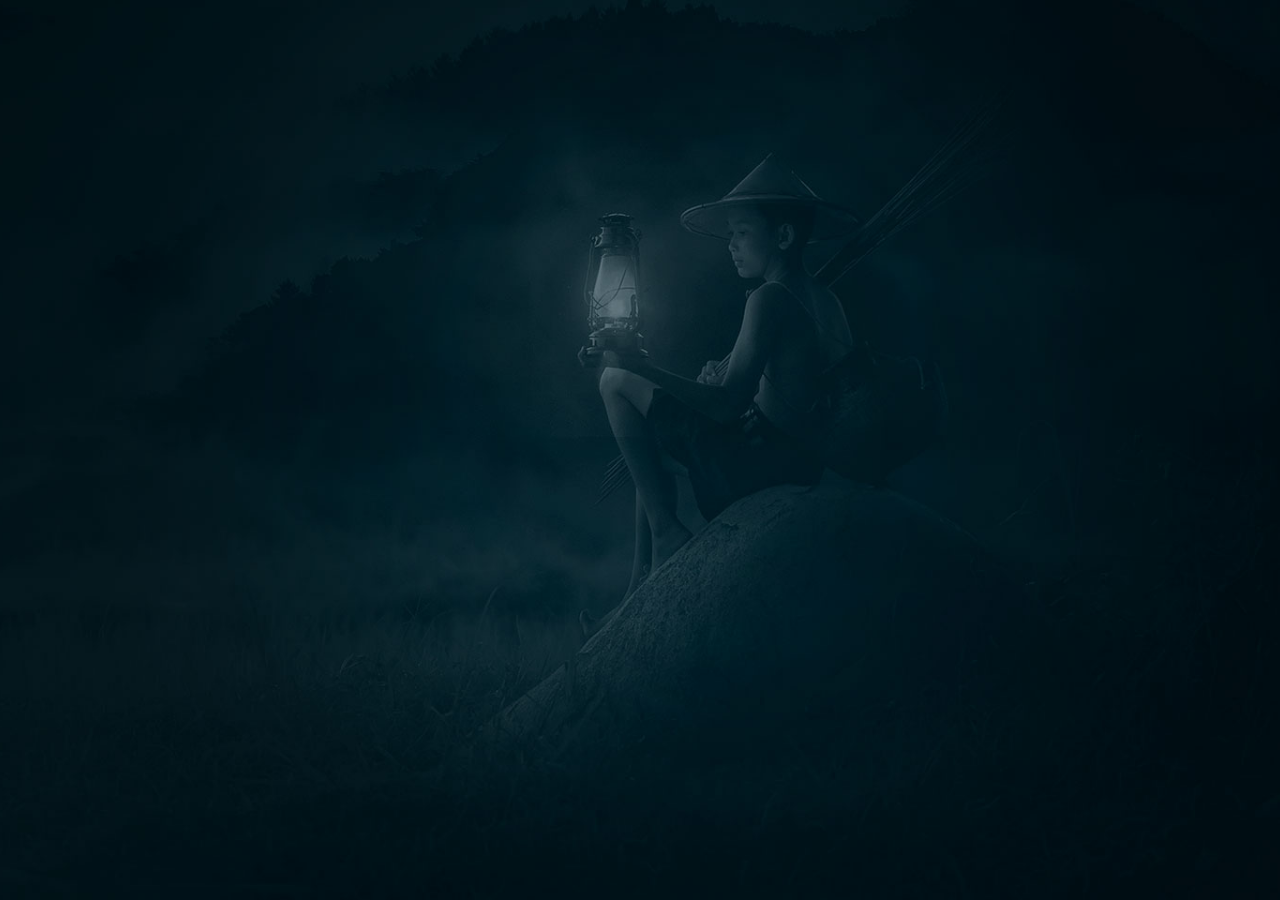
<file: index.html>
<!DOCTYPE html>
<html lang="ru">
<head>
  <meta charset="UTF-8">
  <meta name="description" content="Fictional airline website for course of Loftschool">
  <meta name="keywords" content="air, asia">
  <meta name="author" content="Andriy Semenchenko">
  <meta name="viewport" content="width=device-width, initial-scale=1.0">
  <meta http-equiv="X-UA-Compatible" content="ie=edge">
  <link href="https://fonts.googleapis.com/css2?family=Open+Sans:ital,wght@0,400;0,600;0,700;1,400&display=swap" rel="stylesheet">
  <link rel="stylesheet" href="styles/normalize.css">
  <link rel="stylesheet" href="styles/main.css">
  <title lang="en">Air Asia</title>
</head>
<body>
<div class="wrapper welcome wrapper__welcome">
  <div class="welcome__container" role="group" title="group of presentation: logo, slogan, link.">
    <picture class="picture" role="img" title="logo">
      <source srcset="
                ./images/Air_Asia-logo.webp 1x,
                ./images/Air_Asia-logo.webp 2x"
              type="image/webp">
      <img srcset="
                ./images/Air_Asia-logo.png 1x,
                ./images/Air_Asia-logo.png 2x"
           alt="Logo of air company Air Asia"
           class="logo logo__welcome">
    </picture>
    <!-- h1 tag in this container for accessibility purposes only -->
    <h1 class="title title_welcome">Открой для себя Азию</h1>
    <a href="./main.html" title="enter to main page" class="btn btn__primary btn_welcome">войти</a>
  </div>
</body>
</html>
</file>
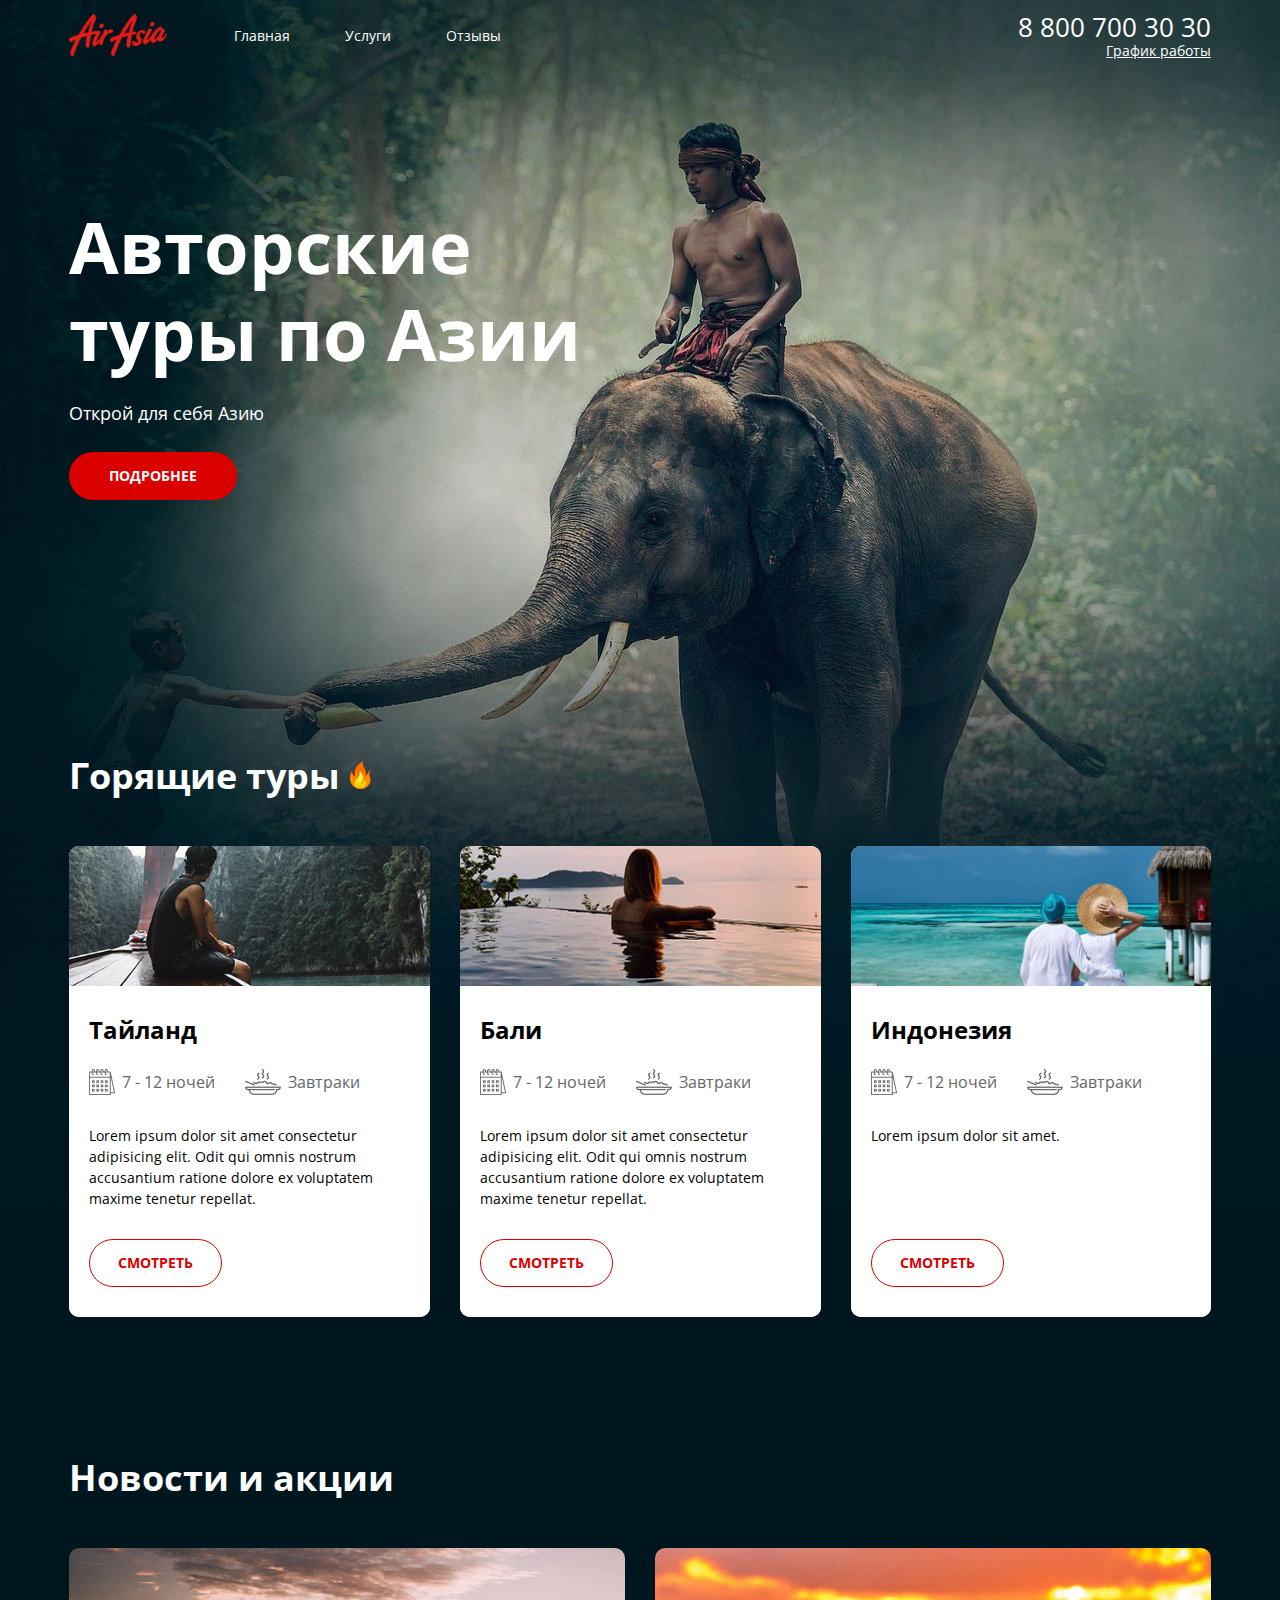
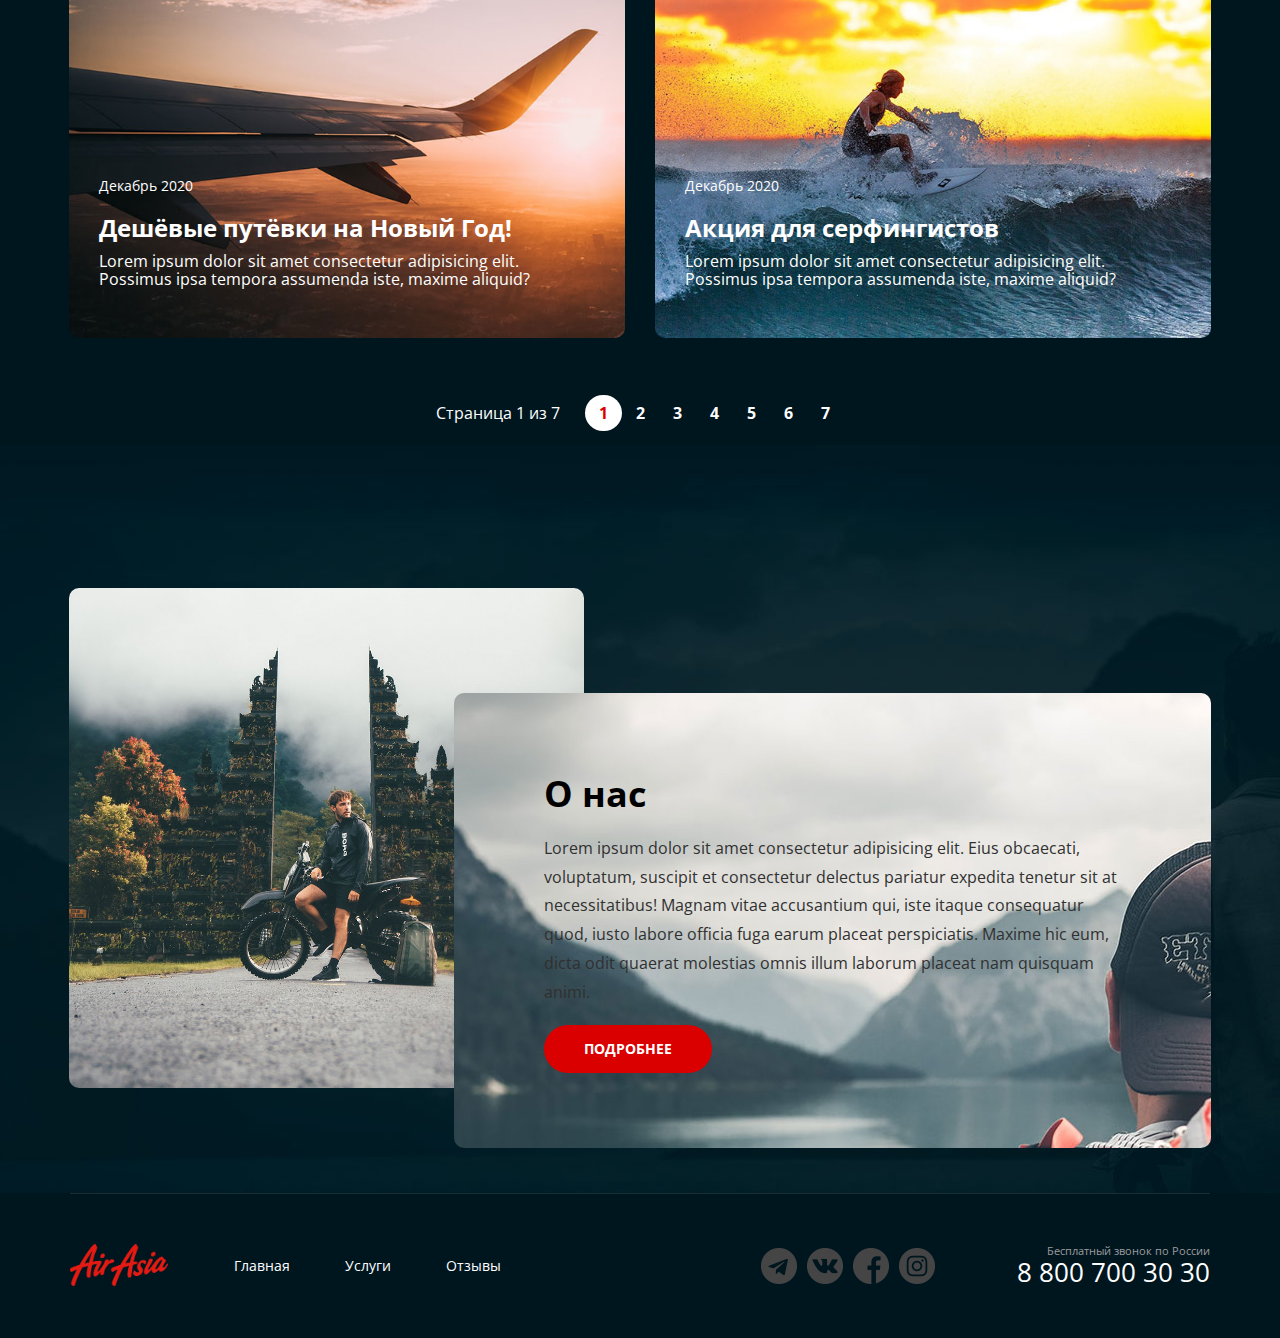
<file: main.html>
<!DOCTYPE html>
<html lang="ru">
  <head>
    <meta charset="UTF-8" />
    <meta
      name="description"
      content="Fictional airline website for course of Loftschool"
    />
    <meta name="keywords" content="air, asia" />
    <meta name="author" content="Andriy Semenchenko" />
    <meta name="viewport" content="width=device-width, initial-scale=1.0" />
    <meta http-equiv="X-UA-Compatible" content="ie=edge" />
    <link
      href="https://fonts.googleapis.com/css2?family=Open+Sans:ital,wght@0,400;0,600;0,700;1,400&display=swap"
      rel="stylesheet"
    />
    <link rel="stylesheet" href="styles/normalize.css" />
    <link rel="stylesheet" href="styles/main.css" />
    <title lang="en">Air Asia</title>
  </head>

  <body>
    <div class="wrapper wrapper__main">
      <div class="container">
        <header class="header header__main">
          <div class="menu menu__main">
            <div class="logo">
              <a href="main.html" class="logo__link">
                <picture class="logo__picture" role="img">
                  <source
                    srcset="
                      ./images/Air_Asia-logo.webp 1x,
                      ./images/Air_Asia-logo.webp 2x
                    "
                    type="image/webp"
                  />
                  <img
                    srcset="
                      ./images/Air_Asia-logo.png 1x,
                      ./images/Air_Asia-logo.png 2x
                    "
                    alt="Logo of air company Air Asia"
                    class="logo__img"
                  />
                </picture>
              </a>
            </div>
            <nav class="nav nav__header">
              <ul class="nav__list">
                <li class="nav__item">
                  <a href="main.html" class="nav__link" title="main page"
                    >Главная</a
                  >
                </li>
                <li class="nav__item">
                  <a
                    href="./services.html"
                    class="nav__link"
                    title="services page"
                    >Услуги</a
                  >
                </li>
                <li class="nav__item">
                  <a
                    href="./mention.html"
                    class="nav__link"
                    title="reviews page"
                    >Отзывы</a
                  >
                </li>
              </ul>
            </nav>
            <div class="contacts contacts__header">
              <a
                class="contacts__tel"
                href="tel:+88007003030"
                title="company number"
                >8 800 700 30 30</a
              >
              <div class="modal">
                <a href="#" class="modal__link">График работы</a>
                <div class="modal__block">
                  <ul class="modal__list">
                    <li class="modal__item modal__item_bold">
                      пн-вс: 09:00 - 20:00
                    </li>
                    <li class="modal__item">Обед: 14:00 - 14:30</li>
                  </ul>
                </div>
              </div>
            </div>
          </div>
          <div class="heading heading__main">
            <h1 class="title title__h1 title__h1_main">
              <div class="heading__break">Авторские</div>
              <div class="heading__break">туры по Азии</div>
            </h1>
            <span class="title title_welcome-main">Открой для себя Азию</span>
            <a class="btn btn__primary" href="#">Подробнее</a>
          </div>
        </header>
        <main class="main">
          <section class="tours">
            <a class="invisible" name="tours"></a>
            <h2 class="title title__h2 title_hot">Горящие туры</h2>
            <ul class="tours__list">
              <li class="tours__item tours__item_first">
                <div class="tours__image">
                  <img
                    src="./images/content/offers/river.jpg"
                    alt="river"
                    class="tours__image_position"
                  />
                </div>
                <div class="tours__content">
                  <h3 class="title title__h3 title_tours">Тайланд</h3>
                  <ul class="tours__services services">
                    <li class="services__item">
                      <img
                        src="./images/icons/offers/calendar.png"
                        alt=""
                        class="services__icon"
                      />
                      <span class="services__text">7 - 12 ночей</span>
                    </li>
                    <li class="services__item">
                      <img
                        src="./images/icons/offers/meal.png"
                        alt=""
                        class="services__icon"
                      />
                      <span class="services__text">Завтраки</span>
                    </li>
                  </ul>
                  <p class="tours__description">
                    Lorem ipsum dolor sit amet consectetur adipisicing elit.
                    Odit qui omnis nostrum accusantium ratione dolore ex
                    voluptatem maxime tenetur repellat.
                  </p>
                  <a href="#" class="btn btn__primary btn__primary_tours"
                    >Смотреть</a
                  >
                </div>
              </li>
              <li class="tours__item tours__item_second">
                <div class="tours__image">
                  <img
                    src="./images/content/offers/pool.jpg"
                    alt="pool"
                    class="tours__image_position"
                  />
                </div>
                <div class="tours__content">
                  <h3 class="title title__h3 title_tours">Бали</h3>
                  <ul class="tours__services services">
                    <li class="services__item">
                      <img
                        src="./images/icons/offers/calendar.png"
                        alt=""
                        class="services__icon"
                      />
                      <span class="services__text">7 - 12 ночей</span>
                    </li>
                    <li class="services__item">
                      <img
                        src="./images/icons/offers/meal.png"
                        alt=""
                        class="services__icon"
                      />
                      <span class="services__text">Завтраки</span>
                    </li>
                  </ul>
                  <p class="tours__description">
                    Lorem ipsum dolor sit amet consectetur adipisicing elit.
                    Odit qui omnis nostrum accusantium ratione dolore ex
                    voluptatem maxime tenetur repellat.
                  </p>
                  <a href="#" class="btn btn__primary btn__primary_tours"
                    >Смотреть</a
                  >
                </div>
              </li>
              <li class="tours__item tours__item_third">
                <div class="tours__image">
                  <img
                    src="./images/content/offers/ocean.jpg"
                    alt="ocean"
                    class="tours__image_position"
                  />
                </div>
                <div class="tours__content">
                  <h3 class="title title__h3 title_tours">Индонезия</h3>
                  <ul class="tours__services services">
                    <li class="services__item">
                      <img
                        src="./images/icons/offers/calendar.png"
                        alt=""
                        class="services__icon"
                      />
                      <span class="services__text">7 - 12 ночей</span>
                    </li>
                    <li class="services__item">
                      <img
                        src="./images/icons/offers/meal.png"
                        alt=""
                        class="services__icon"
                      />
                      <span class="services__text">Завтраки</span>
                    </li>
                  </ul>
                  <p class="tours__description">Lorem ipsum dolor sit amet.</p>
                  <a href="#" class="btn btn__primary btn__primary_tours"
                    >Смотреть</a
                  >
                </div>
              </li>
            </ul>
          </section>
          <section class="news news__main">
            <h2 class="title title__h2 news__title">Новости и акции</h2>
            <ul class="news__list">
              <li class="news__item news__item_cristmas">
                <time class="news__time">Декабрь 2020</time>
                <h3 class="title title__h3 news__subtitle">
                  Дешёвые путёвки на Новый Год!
                </h3>
                <p class="news__text">
                  Lorem ipsum dolor sit amet consectetur adipisicing elit.
                  Possimus ipsa tempora assumenda iste, maxime aliquid?
                </p>
              </li>
              <li class="news__item news__item_winserf">
                <time class="news__time">Декабрь 2020</time>
                <h3 class="title title__h3 news__subtitle">
                  Акция для серфингистов
                </h3>
                <p class="news__text">
                  Lorem ipsum dolor sit amet consectetur adipisicing elit.
                  Possimus ipsa tempora assumenda iste, maxime aliquid?
                </p>
              </li>
            </ul>
          </section>
          <section class="pagination pagination__section pagination_main">
            <span class="pagination__text">Страница 1 из 7</span>
            <ul class="pagination__list">
              <li class="pagination__item">
                <a class="pagination__link pagination__link_active" href="#"
                  >1</a
                >
              </li>
              <li class="pagination__item">
                <a class="pagination__link" href="#">2</a>
              </li>
              <li class="pagination__item">
                <a class="pagination__link" href="#">3</a>
              </li>
              <li class="pagination__item">
                <a class="pagination__link" href="#">4</a>
              </li>
              <li class="pagination__item">
                <a class="pagination__link" href="#">5</a>
              </li>
              <li class="pagination__item">
                <a class="pagination__link" href="#">6</a>
              </li>
              <li class="pagination__item">
                <a class="pagination__link" href="#">7</a>
              </li>
            </ul>
          </section>
          <section class="about about__main">
            <img
              src="./images/decor/gates.jpg"
              alt="gates"
              class="about__decor-img"
            />
            <article class="about__article">
              <h2 class="title title__h2 about__title">О нас</h2>
              <p class="about__text">
                Lorem ipsum dolor sit amet consectetur adipisicing elit. Eius
                obcaecati, voluptatum, suscipit et consectetur delectus pariatur
                expedita tenetur sit at necessitatibus! Magnam vitae accusantium
                qui, iste itaque consequatur quod, iusto labore officia fuga
                earum placeat perspiciatis. Maxime hic eum, dicta odit quaerat
                molestias omnis illum laborum placeat nam quisquam animi.
              </p>
              <a href="#" class="btn btn__primary about__btn">подробнее</a>
            </article>
          </section>
        </main>
      </div>
      <footer class="footer">
        <div class="footer__wrapper">
          <div class="logo">
            <a href="main.html" class="logo logo__link">
              <picture class="logo__picture" role="img" title="logo">
                <source
                  srcset="
                    ./images/Air_Asia-logo.webp 1x,
                    ./images/Air_Asia-logo.webp 2x
                  "
                  type="image/webp"
                />
                <img
                  srcset="
                    ./images/Air_Asia-logo.png 1x,
                    ./images/Air_Asia-logo.png 2x
                  "
                  alt="Logo of air company Air Asia"
                  class="logo__img"
                />
              </picture>
            </a>
          </div>
          <nav class="nav">
            <ul class="nav__list">
              <li class="nav__item">
                <a href="main.html" class="nav__link" title="main page"
                  >Главная</a
                >
              </li>
              <li class="nav__item">
                <a
                  href="./services.html"
                  class="nav__link"
                  title="services page"
                  >Услуги</a
                >
              </li>
              <li class="nav__item">
                <a href="./mention.html" class="nav__link" title="reviews page"
                  >Отзывы</a
                >
              </li>
            </ul>
          </nav>
          <div class="social">
            <ul class="social__list social__main">
              <li class="social__item">
                <a
                  href="https://web.telegram.org"
                  title="link to Telegram"
                  class="social__link social__link_telegram"
                ></a>
              </li>
              <li class="social__item">
                <a
                  href="https://vk.com"
                  title="link to"
                  class="social__link social__link_vk"
                ></a>
              </li>
              <li class="social__item">
                <a
                  href="https://facebook.com/"
                  title="link to Facebook"
                  class="social__link social__link_facebook"
                ></a>
              </li>
              <li class="social__item">
                <a
                  href="https://instagram.com/"
                  title="link to Instagram"
                  class="social__link social__link_inst"
                ></a>
              </li>
            </ul>
          </div>
          <div class="contacts">
            <div class="contacts__block">
              <span class="contacts__text contacts__text_small"
                >Бесплатный звонок по России</span
              >
              <a
                class="contacts__tel"
                href="tel:+88007003030"
                title="company number"
                >8 800 700 30 30</a
              >
            </div>
          </div>
        </div>
      </footer>
    </div>
  </body>
</html>
</file>
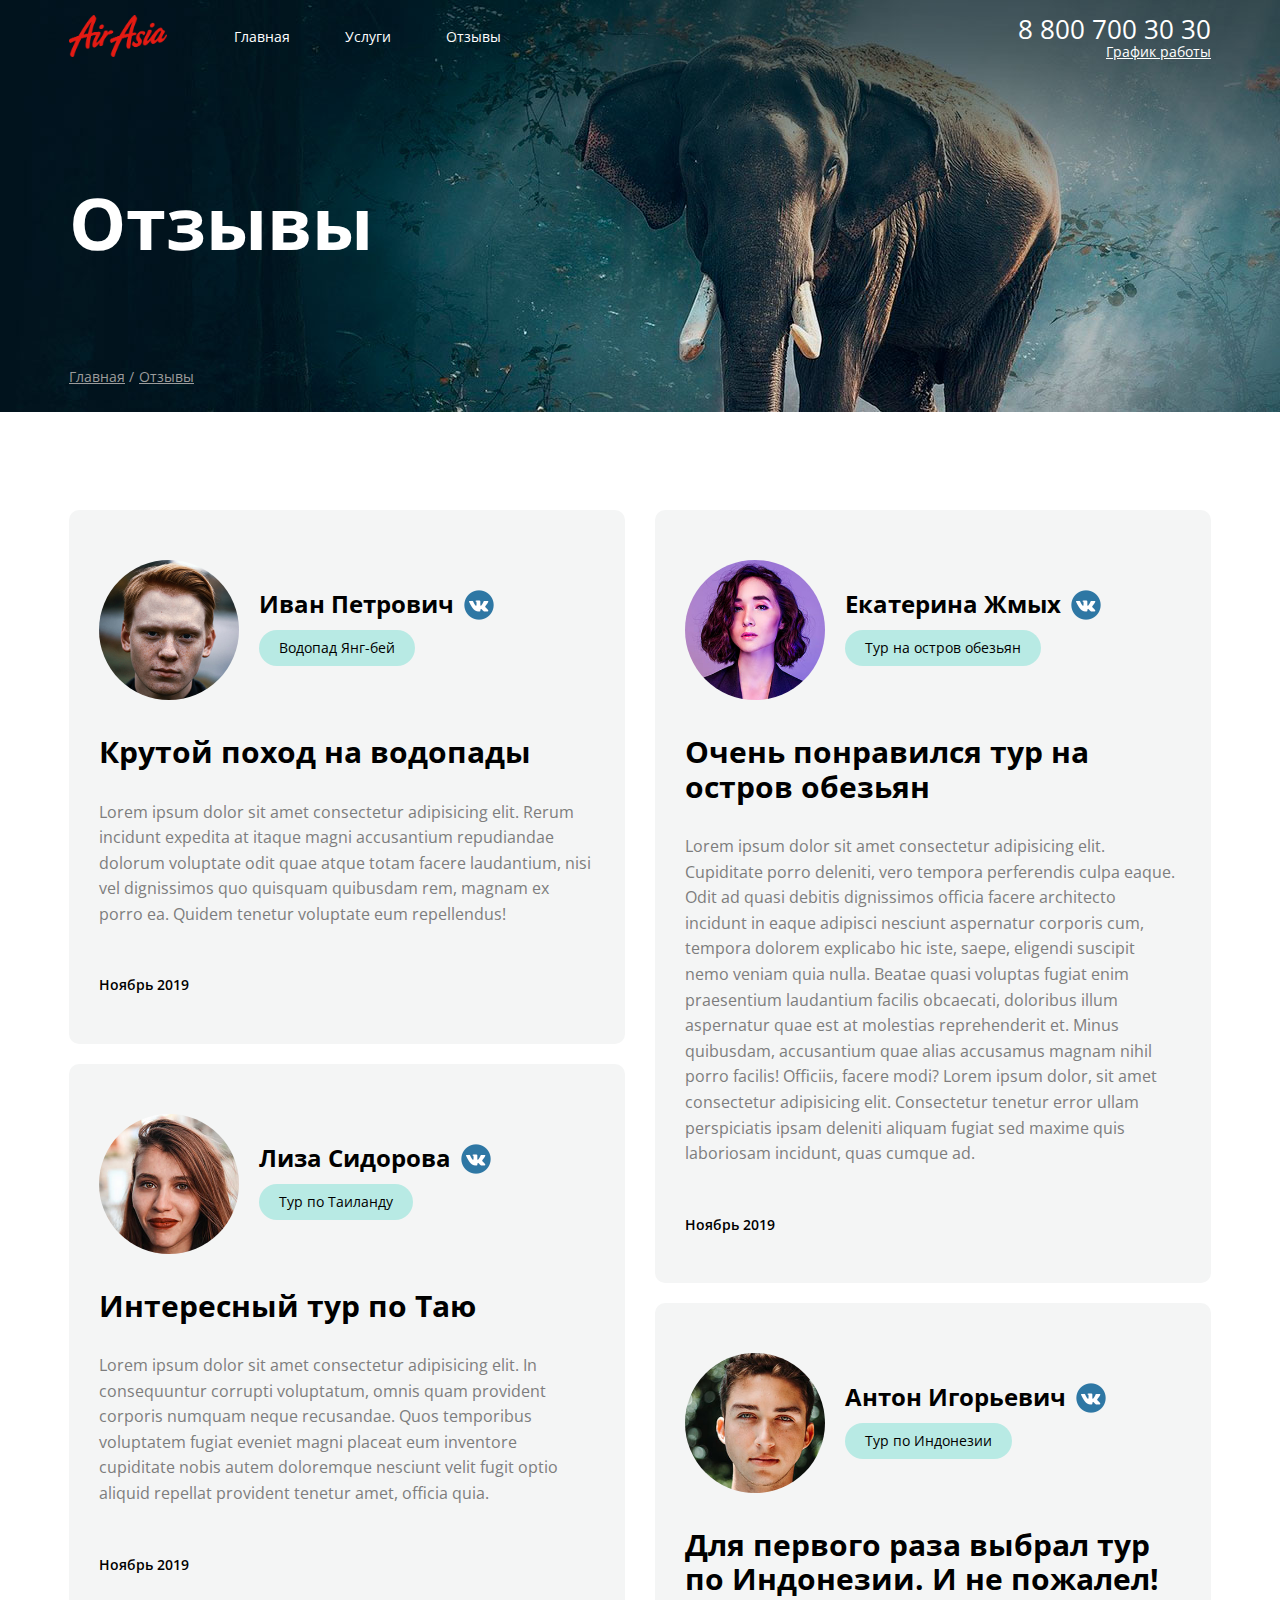
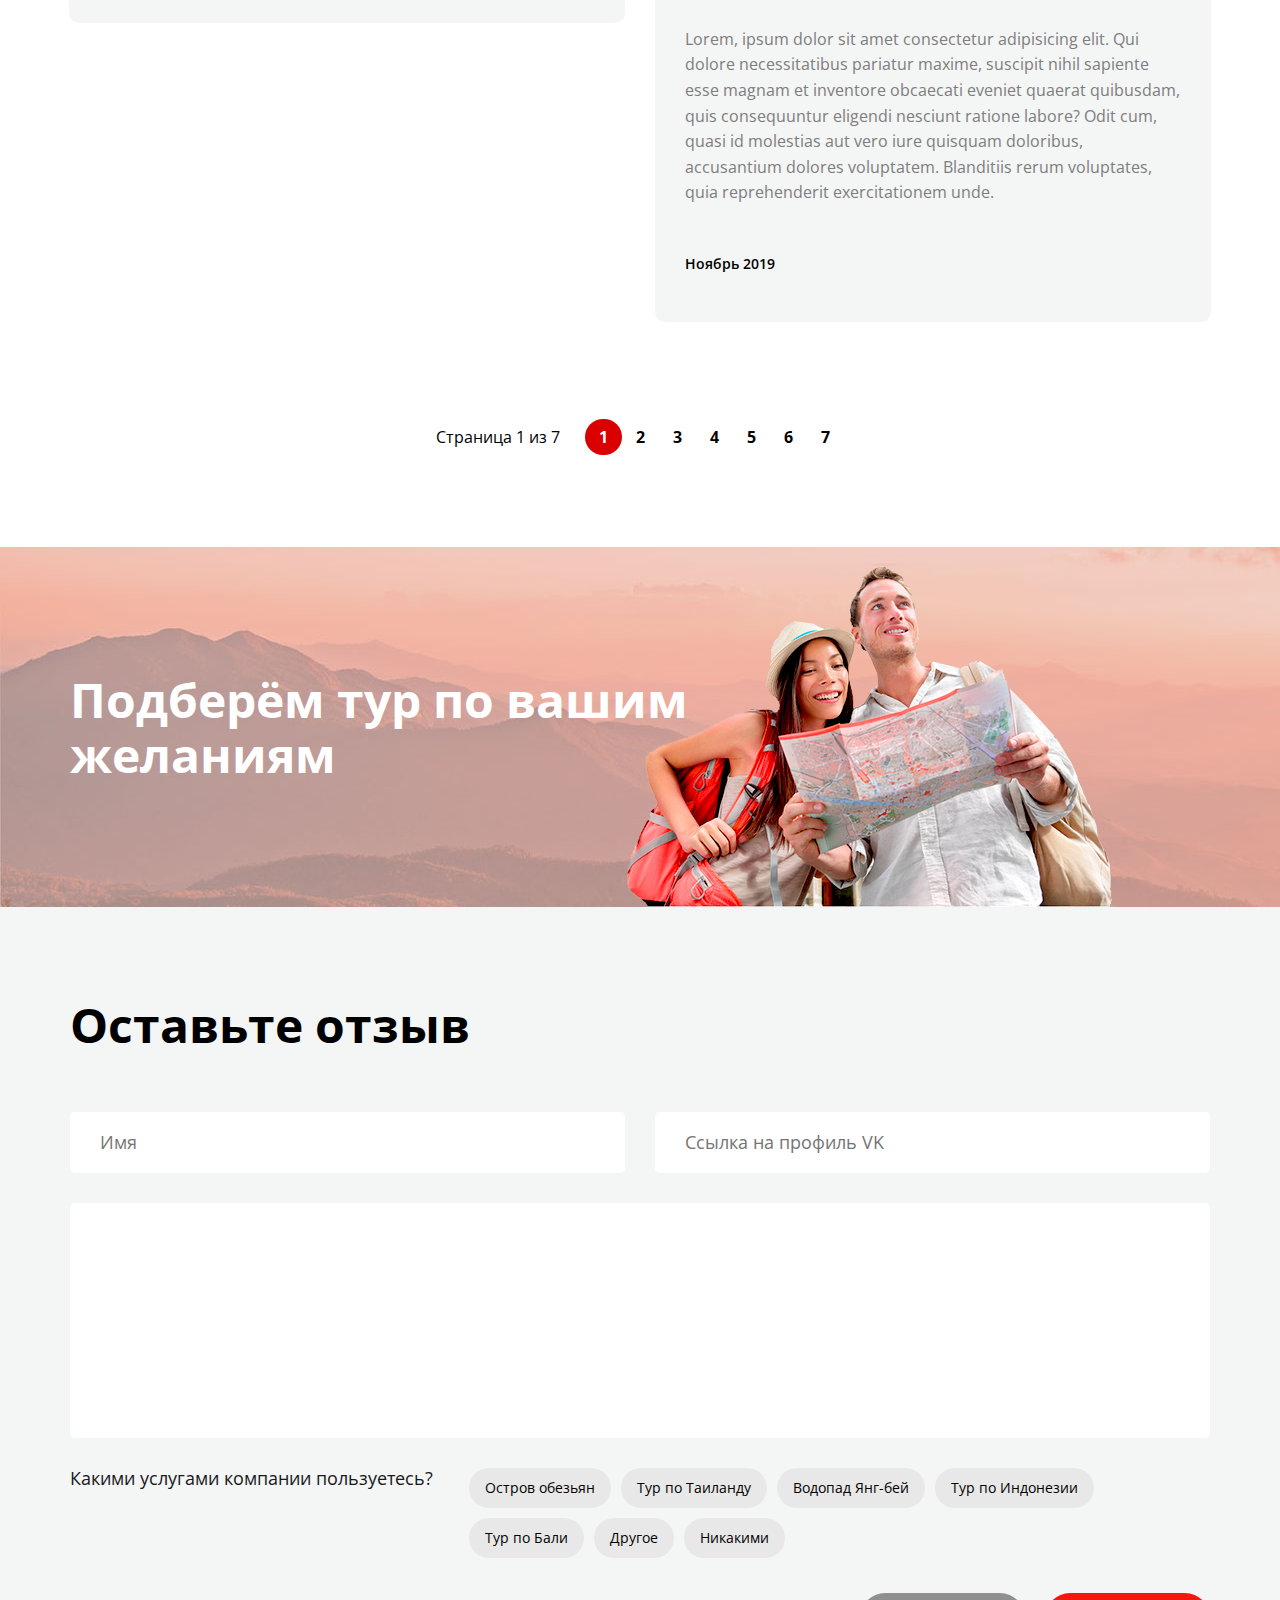
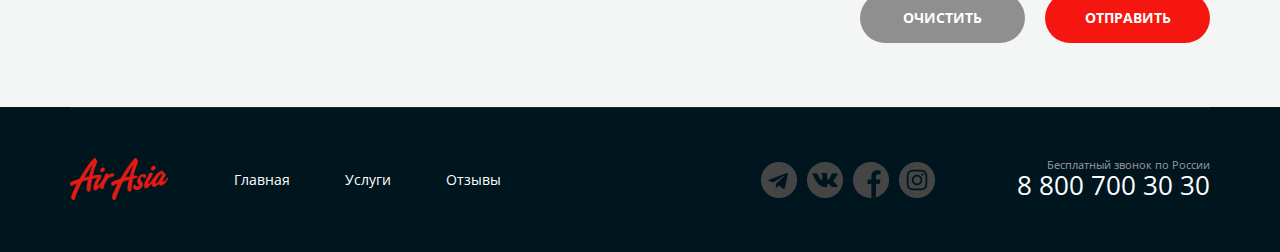
<file: mention.html>
<!DOCTYPE html>
<html lang="ru">
  <head>
    <meta charset="UTF-8" />
    <meta
      name="description"
      content="Fictional airline website for course of Loftschool"
    />
    <meta name="keywords" content="air, asia" />
    <meta name="author" content="Andriy Semenchenko" />
    <meta name="viewport" content="width=device-width, initial-scale=1.0" />
    <meta http-equiv="X-UA-Compatible" content="ie=edge" />
    <link
      href="https://fonts.googleapis.com/css2?family=Open+Sans:ital,wght@0,400;0,600;0,700;1,400&display=swap"
      rel="stylesheet"
    />
    <link rel="stylesheet" href="styles/normalize.css" />
    <link rel="stylesheet" href="styles/main.css" />
    <title lang="en">Air Asia</title>
  </head>
  <body>
    <div class="wrapper wrapper__services">
      <div class="container">
        <header class="header header__services">
          <div class="menu menu__main menu__main_short">
            <div class="logo">
              <a href="main.html" class="logo__link">
                <picture class="logo__picture" role="img">
                  <source
                    srcset="
                      ./images/Air_Asia-logo.webp 1x,
                      ./images/Air_Asia-logo.webp 2x
                    "
                    type="image/webp"
                  />
                  <img
                    srcset="
                      ./images/Air_Asia-logo.png 1x,
                      ./images/Air_Asia-logo.png 2x
                    "
                    alt="Logo of air company Air Asia"
                    class="logo__img"
                  />
                </picture>
              </a>
            </div>
            <nav class="nav nav__header">
              <ul class="nav__list">
                <li class="nav__item">
                  <a href="main.html" class="nav__link" title="main page"
                    >Главная</a
                  >
                </li>
                <li class="nav__item">
                  <a
                    href="./services.html"
                    class="nav__link"
                    title="places page"
                    >Услуги</a
                  >
                </li>
                <li class="nav__item">
                  <a
                    href="./mention.html"
                    class="nav__link"
                    title="reviews page"
                    >Отзывы</a
                  >
                </li>
              </ul>
            </nav>
            <div class="contacts contacts__header">
              <a
                class="contacts__tel"
                href="tel:+88007003030"
                title="company number"
                >8 800 700 30 30</a
              >
              <div class="modal">
                <a href="#" class="modal__link">График работы</a>
                <div class="modal__block">
                  <ul class="modal__list">
                    <li class="modal__item modal__item_bold">
                      пн-вс: 09:00 - 20:00
                    </li>
                    <li class="modal__item">Обед: 14:00 - 14:30</li>
                  </ul>
                </div>
              </div>
            </div>
          </div>
          <div class="heading heading__services">
            <h1 class="title title__h1">Отзывы</h1>
            <ul class="breadcrumbs breadcrumbs__list">
              <li class="breadcrumbs__item">
                <a href="main.html" class="breadcrumbs__link">Главная</a>
              </li>
              <li class="breadcrumbs__item">
                <a href="mention.html" class="breadcrumbs__link">Отзывы</a>
              </li>
            </ul>
          </div>
        </header>
        <main class="main">
          <section class="experience">
            <ul class="experience__list">
              <li class="experience__article">
                <div class="user user__info">
                  <img
                    src="./images/content/reviews/ginger.jpg"
                    alt="ginger"
                    class="user__photo"
                  />
                  <div class="user__links">
                    <a href="#" class="user__name">Иван Петрович</a>
                    <img
                      class="user__icon"
                      src="./images/icons/socials/vk-blue.png"
                      alt="vk"
                    />
                    <span class="user__tour">Водопад Янг-бей</span>
                  </div>
                </div>
                <h3 class="experience__title">Крутой поход на водопады</h3>
                <p class="experience__paragraph">
                  Lorem ipsum dolor sit amet consectetur adipisicing elit. Rerum
                  incidunt expedita at itaque magni accusantium repudiandae
                  dolorum voluptate odit quae atque totam facere laudantium,
                  nisi vel dignissimos quo quisquam quibusdam rem, magnam ex
                  porro ea. Quidem tenetur voluptate eum repellendus!
                </p>
                <time class="experience__date">Ноябрь 2019</time>
              </li>
              <li class="experience__article">
                <div class="user user__info">
                  <img
                    src="./images/content/reviews/liza.jpg"
                    alt="liza"
                    class="user__photo"
                  />
                  <div class="user__links">
                    <a href="#" class="user__name">Лиза Сидорова</a>
                    <img
                      src="./images/icons/socials/vk-blue.png"
                      alt="Vk"
                      class="user__icon"
                    />
                    <span class="user__tour">Тур по Таиланду</span>
                  </div>
                </div>
                <h3 class="experience__title">Интересный тур по Таю</h3>
                <p class="experience__paragraph">
                  Lorem ipsum dolor sit amet consectetur adipisicing elit. In
                  consequuntur corrupti voluptatum, omnis quam provident
                  corporis numquam neque recusandae. Quos temporibus voluptatem
                  fugiat eveniet magni placeat eum inventore cupiditate nobis
                  autem doloremque nesciunt velit fugit optio aliquid repellat
                  provident tenetur amet, officia quia.
                </p>
                <time class="experience__date">Ноябрь 2019</time>
              </li>
              <li class="experience__article">
                <div class="user user__info">
                  <img
                    src="./images/content/reviews/girl.jpg"
                    alt="girl"
                    class="user__photo"
                  />
                  <div class="user__links">
                    <a href="#" class="user__name">Екатерина Жмых</a>
                    <img
                      src="./images/icons/socials/vk-blue.png"
                      alt="vk"
                      class="user__icon"
                    />
                    <span class="user__tour">Тур на остров обезьян</span>
                  </div>
                </div>
                <h3 class="experience__title">
                  Очень понравился тур на остров обезьян
                </h3>
                <p class="experience__paragraph">
                  Lorem ipsum dolor sit amet consectetur adipisicing elit.
                  Cupiditate porro deleniti, vero tempora perferendis culpa
                  eaque. Odit ad quasi debitis dignissimos officia facere
                  architecto incidunt in eaque adipisci nesciunt aspernatur
                  corporis cum, tempora dolorem explicabo hic iste, saepe,
                  eligendi suscipit nemo veniam quia nulla. Beatae quasi
                  voluptas fugiat enim praesentium laudantium facilis obcaecati,
                  doloribus illum aspernatur quae est at molestias reprehenderit
                  et. Minus quibusdam, accusantium quae alias accusamus magnam
                  nihil porro facilis! Officiis, facere modi? Lorem ipsum dolor,
                  sit amet consectetur adipisicing elit. Consectetur tenetur
                  error ullam perspiciatis ipsam deleniti aliquam fugiat sed
                  maxime quis laboriosam incidunt, quas cumque ad.
                </p>
                <time class="experience__date">Ноябрь 2019</time>
              </li>
              <li class="experience__article">
                <div class="user user__info">
                  <img
                    src="./images/content/reviews/guy.jpg"
                    alt="guy"
                    class="user__photo"
                  />
                  <div class="user__links">
                    <a href="#" class="user__name">Антон Игорьевич</a>
                    <img
                      src="./images/icons/socials/vk-blue.png"
                      alt="vk"
                      class="user__icon"
                    />
                    <span class="user__tour">Тур по Индонезии</span>
                  </div>
                </div>
                <h3 class="experience__title">
                  Для первого раза выбрал тур по Индонезии. И не пожалел!
                </h3>
                <p class="experience__paragraph">
                  Lorem, ipsum dolor sit amet consectetur adipisicing elit. Qui
                  dolore necessitatibus pariatur maxime, suscipit nihil sapiente
                  esse magnam et inventore obcaecati eveniet quaerat quibusdam,
                  quis consequuntur eligendi nesciunt ratione labore? Odit cum,
                  quasi id molestias aut vero iure quisquam doloribus,
                  accusantium dolores voluptatem. Blanditiis rerum voluptates,
                  quia reprehenderit exercitationem unde.
                </p>
                <time class="experience__date">Ноябрь 2019</time>
              </li>
            </ul>
          </section>
          <section
            class="pagination pagination__section pagination_dark pagination_mb-8"
          >
            <span class="pagination__text">Страница 1 из 7</span>
            <ul class="pagination__list">
              <li class="pagination__item">
                <a class="pagination__link pagination__link_dark" href="#">1</a>
              </li>
              <li class="pagination__item">
                <a class="pagination__link" href="#">2</a>
              </li>
              <li class="pagination__item">
                <a class="pagination__link" href="#">3</a>
              </li>
              <li class="pagination__item">
                <a class="pagination__link" href="#">4</a>
              </li>
              <li class="pagination__item">
                <a class="pagination__link" href="#">5</a>
              </li>
              <li class="pagination__item">
                <a class="pagination__link" href="#">6</a>
              </li>
              <li class="pagination__item">
                <a class="pagination__link" href="#">7</a>
              </li>
            </ul>
          </section>
        </main>
      </div>
      <div class="banner banner__mentions">
        <div class="banner__wrapper">
          <h2 class="banner__title">Подберём тур по вашим желаниям</h2>
        </div>
      </div>
      <div class="feedback">
        <div class="feedback__wrapper">
          <h2 class="feedback__title">Оставьте отзыв</h2>
          <div class="feedback__form">
            <form action="" class="form">
              <div class="form__row">
                <input
                  type="text"
                  class="form__text-field"
                  placeholder="Имя"
                />
                <input
                  type="text"
                  class="form__text-field"
                  placeholder="Ссылка на профиль VK"
                />
              </div>
              <div class="form__row">
                <textarea class="form__textarea" placeholder="Напишите свой честный отзыв">
                </textarea>
              </div>
              <div class="form__control">
                <h3 class="form__control-title">Какими услугами компании пользуетесь?</h3>

                <ul class="checks">
                  <li class="checks__item">
                    <label class="checks__el">
                      <input class="checks__checkbox" type="checkbox">
                      <span class="checks__text">Остров обезьян</span>
                    </label>
                  </li>
                  <li class="checks__item">
                    <label class="checks__el">
                      <input class="checks__checkbox" type="checkbox">
                      <span class="checks__text">Тур по Таиланду</span>
                    </label>
                  </li>
                  <li class="checks__item">
                    <label class="checks__el">
                      <input class="checks__checkbox" type="checkbox">
                      <span class="checks__text">Водопад Янг-бей</span>
                    </label>
                  </li>
                  <li class="checks__item">
                    <label class="checks__el">
                      <input class="checks__checkbox" type="checkbox">
                      <span class="checks__text">Тур по Индонезии</span>
                    </label>
                  </li>
                  <li class="checks__item">
                    <label class="checks__el">
                      <input class="checks__checkbox" type="checkbox">
                      <span class="checks__text">Тур по Бали</span>
                    </label>
                  </li>
                  <li class="checks__item">
                    <label class="checks__el">
                      <input class="checks__checkbox" type="checkbox">
                      <span class="checks__text">Другое</span>
                    </label>
                  </li>
                  <li class="checks__item">
                    <label class="checks__el">
                      <input class="checks__checkbox" type="checkbox">
                      <span class="checks__text">Никакими</span>
                    </label>
                  </li>
                </ul>
              </div>
              
              <div class="form__buttons">
                <button type="reset" class="btn btn__form btn__form_reset">Очистить</button>
                <button type="submit" class="btn btn__form btn__form_submit">Отправить</button>
              </div>
            </form>
          </div>
        </div>
      </div>
      <footer class="footer">
        <div class="footer__wrapper">
          <div class="logo">
            <a href="main.html" class="logo logo__link">
              <picture class="logo__picture" role="img" title="logo">
                <source
                  srcset="
                    ./images/Air_Asia-logo.webp 1x,
                    ./images/Air_Asia-logo.webp 2x
                  "
                  type="image/webp"
                />
                <img
                  srcset="
                    ./images/Air_Asia-logo.png 1x,
                    ./images/Air_Asia-logo.png 2x
                  "
                  alt="Logo of air company Air Asia"
                  class="logo__img"
                />
              </picture>
            </a>
          </div>
          <nav class="nav">
            <ul class="nav__list">
              <li class="nav__item">
                <a href="main.html" class="nav__link" title="main page"
                  >Главная</a
                >
              </li>
              <li class="nav__item">
                <a href="./services.html" class="nav__link" title="places page"
                  >Услуги</a
                >
              </li>
              <li class="nav__item">
                <a href="./mention.html" class="nav__link" title="reviews page"
                  >Отзывы</a
                >
              </li>
            </ul>
          </nav>
          <div class="social">
            <ul class="social__list social__main">
              <li class="social__item">
                <a
                  href="https://web.telegram.org"
                  title="link to Telegram"
                  class="social__link social__link_telegram"
                ></a>
              </li>
              <li class="social__item">
                <a
                  href="https://vk.com"
                  title="link to"
                  class="social__link social__link_vk"
                ></a>
              </li>
              <li class="social__item">
                <a
                  href="https://facebook.com/"
                  title="link to Facebook"
                  class="social__link social__link_facebook"
                ></a>
              </li>
              <li class="social__item">
                <a
                  href="https://instagram.com/"
                  title="link to Instagram"
                  class="social__link social__link_inst"
                ></a>
              </li>
            </ul>
          </div>
          <div class="contacts">
            <div class="contacts__block">
              <span class="contacts__text contacts__text_small"
                >Бесплатный звонок по России</span
              >
              <a
                class="contacts__tel"
                href="tel:+88007003030"
                title="company number"
                >8 800 700 30 30</a
              >
            </div>
          </div>
        </div>
      </footer>
    </div>
  </body>
</html>
</file>
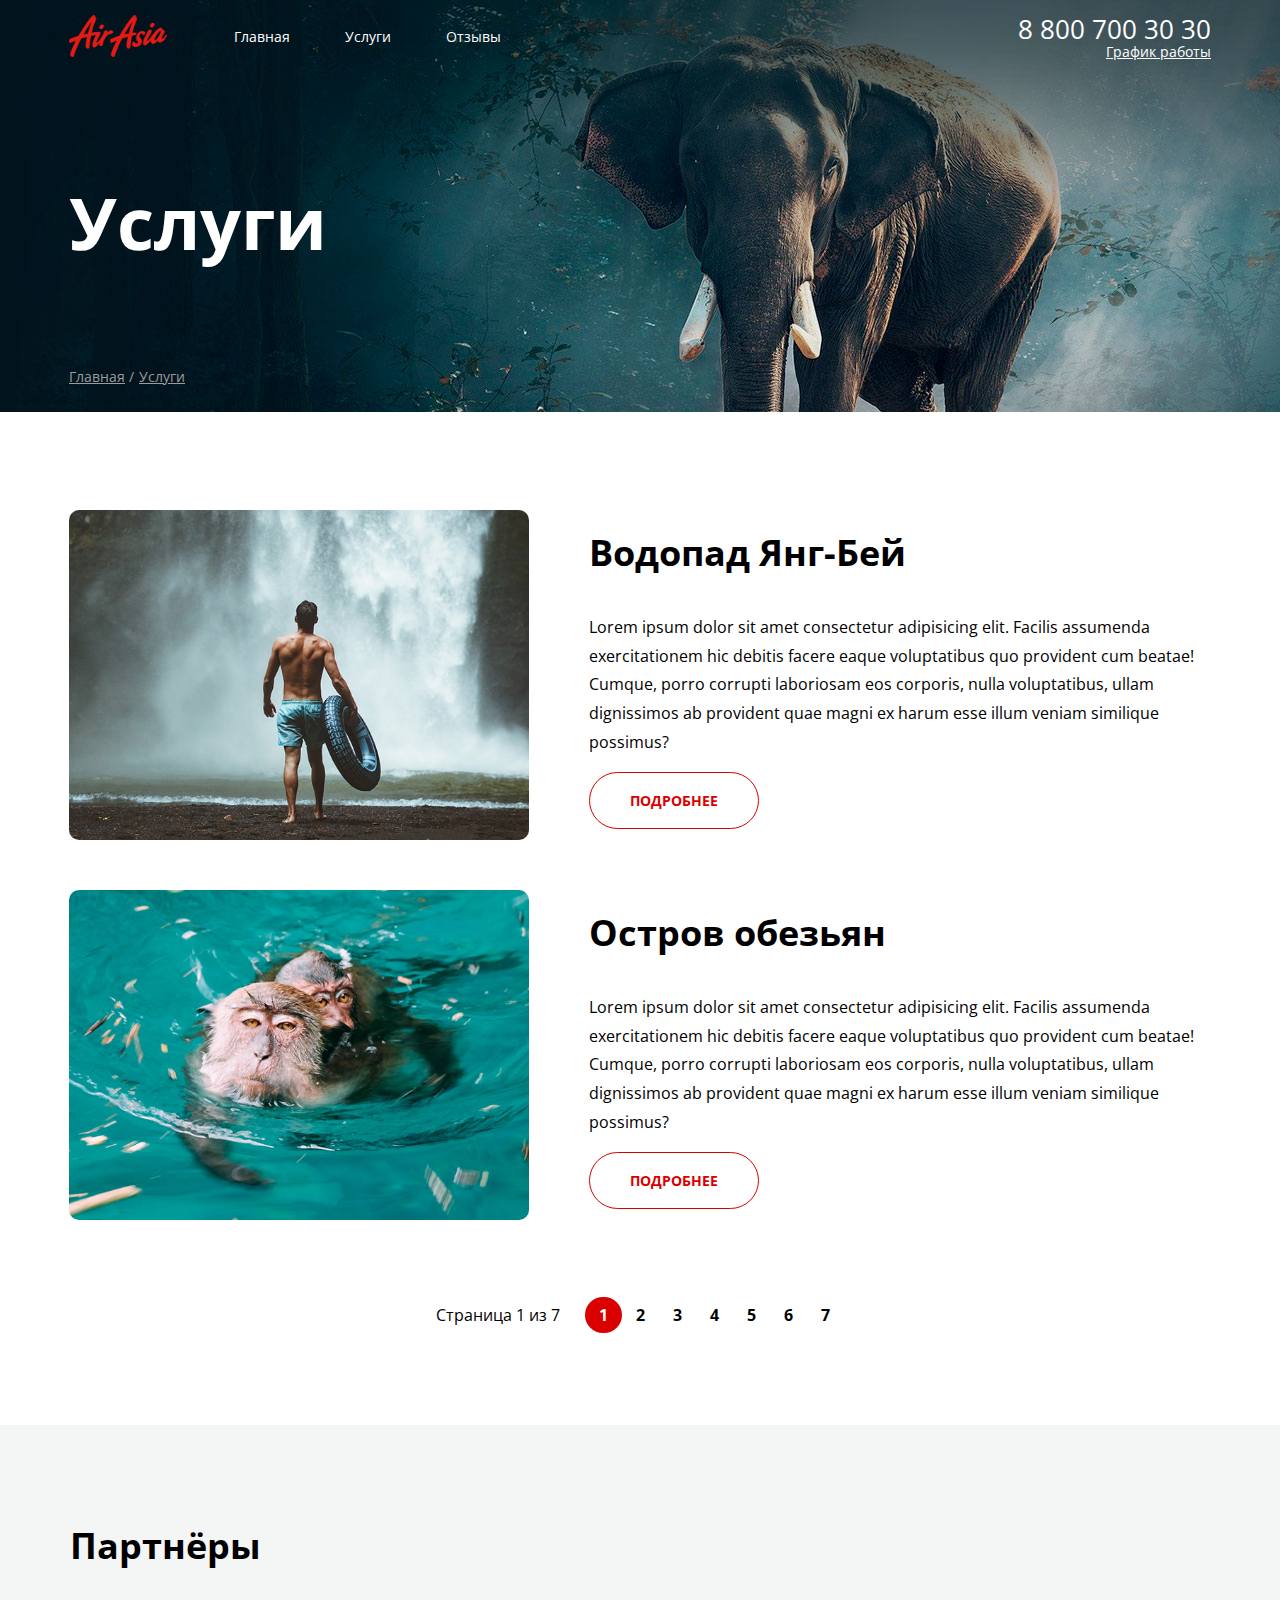
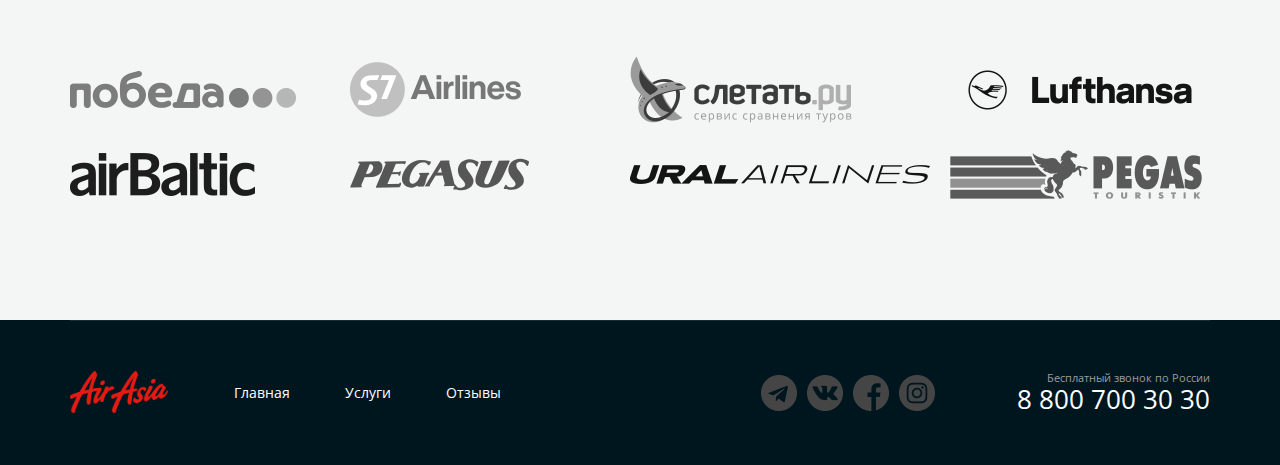
<file: services.html>
<!DOCTYPE html>
<html lang="ru">
  <head>
    <meta charset="UTF-8" />
    <meta
      name="description"
      content="Fictional airline website for course of Loftschool"
    />
    <meta name="keywords" content="air, asia" />
    <meta name="author" content="Andriy Semenchenko" />
    <meta name="viewport" content="width=device-width, initial-scale=1.0" />
    <meta http-equiv="X-UA-Compatible" content="ie=edge" />
    <link
      href="https://fonts.googleapis.com/css2?family=Open+Sans:ital,wght@0,400;0,600;0,700;1,400&display=swap"
      rel="stylesheet"
    />
    <link rel="stylesheet" href="styles/normalize.css" />
    <link rel="stylesheet" href="styles/main.css" />
    <title lang="en">Air Asia</title>
  </head>
  <body>
    <div class="wrapper wrapper__services">
      <div class="container">
        <header class="header header__services">
          <div class="menu menu__main menu__main_short">
            <div class="logo">
              <a href="main.html" class="logo__link">
                <picture class="logo__picture" role="img">
                  <source
                    srcset="
                      ./images/Air_Asia-logo.webp 1x,
                      ./images/Air_Asia-logo.webp 2x
                    "
                    type="image/webp"
                  />
                  <img
                    srcset="
                      ./images/Air_Asia-logo.png 1x,
                      ./images/Air_Asia-logo.png 2x
                    "
                    alt="Logo of air company Air Asia"
                    class="logo__img"
                  />
                </picture>
              </a>
            </div>
            <nav class="nav nav__header">
              <ul class="nav__list">
                <li class="nav__item">
                  <a href="main.html" class="nav__link" title="main page"
                    >Главная</a
                  >
                </li>
                <li class="nav__item">
                  <a href="./places.html" class="nav__link" title="places page"
                    >Услуги</a
                  >
                </li>
                <li class="nav__item">
                  <a
                    href="./mention.html"
                    class="nav__link"
                    title="reviews page"
                    >Отзывы</a
                  >
                </li>
              </ul>
            </nav>
            <div class="contacts contacts__header">
              <a
                class="contacts__tel"
                href="tel:+88007003030"
                title="company number"
                >8 800 700 30 30</a
              >
              <div class="modal">
                <a href="#" class="modal__link">График работы</a>
                <div class="modal__block">
                  <ul class="modal__list">
                    <li class="modal__item modal__item_bold">
                      пн-вс: 09:00 - 20:00
                    </li>
                    <li class="modal__item">Обед: 14:00 - 14:30</li>
                  </ul>
                </div>
              </div>
            </div>
          </div>
          <div class="heading heading__services">
            <h1 class="title title__h1">Услуги</h1>
            <ul class="breadcrumbs breadcrumbs__list">
              <li class="breadcrumbs__item">
                <a href="main.html" class="breadcrumbs__link">Главная</a>
              </li>
              <li class="breadcrumbs__item">
                <a href="places.html" class="breadcrumbs__link">Услуги</a>
              </li>
            </ul>
          </div>
        </header>
        <main class="main">
          <section class="places">
            <ul class="places__list">
              <li class="places__item">
                <div class="places__image-block">
                  <img
                    src="./images/content/service/waterfall.jpg"
                    alt="waterfall"
                    class="places__pic"
                  />
                </div>

                <article class="places__article">
                  <h2 class="places__title">Водопад Янг-Бей</h2>
                  <p class="places__text">
                    Lorem ipsum dolor sit amet consectetur adipisicing elit.
                    Facilis assumenda exercitationem hic debitis facere eaque
                    voluptatibus quo provident cum beatae! Cumque, porro
                    corrupti laboriosam eos corporis, nulla voluptatibus, ullam
                    dignissimos ab provident quae magni ex harum esse illum
                    veniam similique possimus?
                  </p>
                  <a
                    href="#"
                    class="btn btn__primary btn__primary_tours btn__primary_places"
                    title="description"
                    >Подробнее</a
                  >
                </article>
              </li>
              <li class="places__item">
                <div class="places__image-block">
                  <img
                    src="./images/content/service/monkeys.jpg"
                    alt="monkeys"
                    class="places__pic"
                  />
                </div>
                <article class="places__article">
                  <h2 class="places__title">Остров обезьян</h2>
                  <p class="places__text">
                    Lorem ipsum dolor sit amet consectetur adipisicing elit.
                    Facilis assumenda exercitationem hic debitis facere eaque
                    voluptatibus quo provident cum beatae! Cumque, porro
                    corrupti laboriosam eos corporis, nulla voluptatibus, ullam
                    dignissimos ab provident quae magni ex harum esse illum
                    veniam similique possimus?
                  </p>
                  <a
                    href="#"
                    class="btn btn__primary btn__primary_tours btn__primary_places"
                    title="description"
                    >Подробнее</a
                  >
                </article>
              </li>
            </ul>
          </section>
          <section class="pagination pagination__section pagination_dark pagination_mb-8">
            <span class="pagination__text">Страница 1 из 7</span>
            <ul class="pagination__list">
              <li class="pagination__item">
                <a class="pagination__link pagination__link_dark" href="#">1</a>
              </li>
              <li class="pagination__item">
                <a class="pagination__link" href="#">2</a>
              </li>
              <li class="pagination__item">
                <a class="pagination__link" href="#">3</a>
              </li>
              <li class="pagination__item">
                <a class="pagination__link" href="#">4</a>
              </li>
              <li class="pagination__item">
                <a class="pagination__link" href="#">5</a>
              </li>
              <li class="pagination__item">
                <a class="pagination__link" href="#">6</a>
              </li>
              <li class="pagination__item">
                <a class="pagination__link" href="#">7</a>
              </li>
            </ul>
          </section>
        </main>
      </div>
      <section class="partners">
        <div class="partners__wrapper">
          <h2 class="title__h2 partners__title">Партнёры</h2>
          <ul class="partners__list">
            <li class="partners__item">
              <a href="#" class="partners__link">
                <img
                  src="./images/icons/partners/pobeda.png"
                  alt="Победа"
                  class="partners__image"
                />
              </a>
            </li>
            <li class="partners__item">
              <a href="#" class="partners__link">
                <img
                  src="./images/icons/partners/s7.png"
                  alt="airlines"
                  class="partners__image"
                />
              </a>
            </li>
            <li class="partners__item">
              <a href="#" class="partners__link">
                <img
                  src="./images/icons/partners/lets-fly.png"
                  alt="lets fly"
                  class="partners__image"
                />
              </a>
            </li>
            <li class="partners__item partners__item_right">
              <a href="#" class="partners__link">
                <img
                  src="./images/icons/partners/lufthansa.png"
                  alt="lufthansa"
                  class="partners__image"
                />
              </a>
            </li>
            <li class="partners__item">
              <a href="#" class="partners__link">
                <img
                  src="./images/icons/partners/airbaltic.png"
                  alt="airbaltic"
                  class="partners__image"
                />
              </a>
            </li>
            <li class="partners__item">
              <a href="#" class="partners__link">
                <img
                  src="./images/icons/partners/pegasus.png"
                  alt="Pegasus"
                  class="partners__image"
                />
              </a>
            </li>
            <li class="partners__item">
              <a href="#" class="partners__link">
                <img
                  src="./images/icons/partners/ural.png"
                  alt="Ural lines"
                  class="partners__image"
                />
              </a>
            </li>
            <li class="partners__item">
              <a href="#" class="partners__link">
                <img
                  src="./images/icons/partners/pegas.png"
                  alt="Pegas"
                  class="partners__image"
                />
              </a>
            </li>
          </ul>
        </div>
      </section>
      <footer class="footer">
        <div class="footer__wrapper">
          <div class="logo">
            <a href="main.html" class="logo logo__link">
              <picture class="logo__picture" role="img" title="logo">
                <source
                  srcset="
                    ./images/Air_Asia-logo.webp 1x,
                    ./images/Air_Asia-logo.webp 2x
                  "
                  type="image/webp"
                />
                <img
                  srcset="
                    ./images/Air_Asia-logo.png 1x,
                    ./images/Air_Asia-logo.png 2x
                  "
                  alt="Logo of air company Air Asia"
                  class="logo__img"
                />
              </picture>
            </a>
          </div>
          <nav class="nav">
            <ul class="nav__list">
              <li class="nav__item">
                <a href="main.html" class="nav__link" title="main page"
                  >Главная</a
                >
              </li>
              <li class="nav__item">
                <a href="./services.html" class="nav__link" title="places page"
                  >Услуги</a
                >
              </li>
              <li class="nav__item">
                <a href="./mention.html" class="nav__link" title="reviews page"
                  >Отзывы</a
                >
              </li>
            </ul>
          </nav>
          <div class="social">
            <ul class="social__list social__main">
              <li class="social__item">
                <a
                  href="https://web.telegram.org"
                  title="link to Telegram"
                  class="social__link social__link_telegram"
                ></a>
              </li>
              <li class="social__item">
                <a
                  href="https://vk.com"
                  title="link to"
                  class="social__link social__link_vk"
                ></a>
              </li>
              <li class="social__item">
                <a
                  href="https://facebook.com/"
                  title="link to Facebook"
                  class="social__link social__link_facebook"
                ></a>
              </li>
              <li class="social__item">
                <a
                  href="https://instagram.com/"
                  title="link to Instagram"
                  class="social__link social__link_inst"
                ></a>
              </li>
            </ul>
          </div>
          <div class="contacts">
            <div class="contacts__block">
              <span class="contacts__text contacts__text_small"
                >Бесплатный звонок по России</span
              >
              <a
                class="contacts__tel"
                href="tel:+88007003030"
                title="company number"
                >8 800 700 30 30</a
              >
            </div>
          </div>
        </div>
      </footer>
    </div>
  </body>
</html>
</file>
<file: styles/main.css>
:root {
  --white: hsl(0, 0%, 100%);
  --white-2: hsl(180, 5%, 96%);
  --white-60: hsla(0, 0%, 100%, .6);
  --light-grey: hsl(0, 0%, 91%);
  --brown-grey: hsl(0, 0%, 61%);
  --brown-grey-two: hsl(0, 0%, 56%);
  --brown-grey-three: hsl(0, 0%, 49%);
  --brownish-grey: hsl(0, 0%, 40%);
  --greyish-brown: hsl(0, 0%, 27%);
  --dark-grey: hsl(216, 6%, 17%);
  --dark-grey-two: hsl(225, 7%, 11%);
  --dark-grey-three: hsl(220, 6%, 10%);
  --dark-grey-four: hsl(240, 4%, 17%);
  --dark-grey-five: hsl(210, 3%, 12%);
  --blue-grey: hsl(203, 56%, 41%);
  --green-pale: hsl(173, 54%, 82%);
  --black: hsl(0, 0%, 0%);
  --black-two: hsl(0, 0%, 19%);
  --black-three: hsl(0, 0%, 17%);
  --navy: hsl(196, 100%, 6%);
  --red: hsl(0, 100%, 43%);
  --vermillion: hsl(2, 92%, 51%);
  --xxl: 7.2rem;
  --xl: 4.8rem;
  --l: 3.6rem;
  --xxm: 3rem;
  --xm: 2.4rem;
  --xm2: 2.6rem;
  --m: 1.8rem;
  --xxs: 1.6rem;
  --xs: 1.4rem;
  --s: 1.1rem
;
}

html {
  font-size: 62.5%;
}

*,
*::before,
*::after {
  margin: 0;
  padding: 0;
  -webkit-box-sizing: inherit;
          box-sizing: inherit;
}

body {
  -webkit-box-sizing: border-box;
          box-sizing: border-box;
  font-family: "Open Sans", sans-serif;
  font-weight: 400;
}

a {
  text-decoration: none;
  background-color: transparent;
}

button,
button:active,
button:visited {
  border: none;
}

img {
  height: 100%;
  border-style: none;
}

sub,
sup {
  font-size: 75%;
  line-height: 0;
  position: relative;
  vertical-align: baseline;
}

sub {
  bottom: -0.25rem;
}

sup {
  top: -0.5rem;
}

ul {
  list-style: none;
}

.invisible {
  visibility: hidden;
}

/*
 * Hide only visually, but have it available for screen readers:
 * https://snook.ca/archives/html_and_css/hiding-content-for-accessibility
 *
 * 1. For long content, line feeds are not interpreted as spaces and small width
 *    causes content to wrap 1 word per line:
 *    https://medium.com/@jessebeach/beware-smushed-off-screen-accessible-text-5952a4c2cbfe
 */
.sr-only {
  border: 0;
  clip: rect(0, 0, 0, 0);
  height: 1px;
  margin: -1px;
  overflow: hidden;
  padding: 0;
  position: absolute;
  white-space: nowrap;
  width: 1px;
  /* 1 */
}

/*
 * Extends the .sr-only class to allow the element
 * to be focusable when navigated to via the keyboard:
 * https://www.drupal.org/node/897638
 */
.sr-only.focusable:active,
.sr-only.focusable:focus {
  clip: auto;
  height: auto;
  margin: 0;
  overflow: visible;
  position: static;
  white-space: inherit;
  width: auto;
}

@media print {
  *,
  *::before,
  *::after {
    background: #fff;
    color: #000;
    /* Black prints faster */
    -webkit-box-shadow: none;
            box-shadow: none;
    text-shadow: none;
  }
}

.title {
  color: var(--white);
  font-weight: 700;
}

.title__h1 {
  font-size: var(--xxl);
}

.title__h1_main {
  margin-bottom: 2.8rem;
}

.title__h2 {
  font-size: var(--l);
}

.title__h3 {
  font-size: var(--xm);
}

.title_welcome {
  font-size: var(--m);
  font-weight: 400;
  line-height: 1.2;
  margin-bottom: 6rem;
}

.title_welcome-main {
  display: block;
  font-size: var(--m);
  font-weight: 400;
  line-height: 1;
  margin-bottom: 3rem;
}

.title_hot {
  margin-bottom: 5rem;
}

.title_hot::after {
  content: url("../images/icons/flame.png");
  margin-left: 1rem;
}

.title_tours {
  color: var(--black);
  margin-bottom: 2.5rem;
}

.about__main {
  min-height: 56rem;
  margin-bottom: 4.5rem;
  display: -webkit-box;
  display: -ms-flexbox;
  display: flex;
}

.about__decor-img, .about__article {
  border-radius: 1rem;
}

.about__decor-img {
  max-height: 50rem;
}

.about__article {
  display: -webkit-box;
  display: -ms-flexbox;
  display: flex;
  -webkit-box-orient: vertical;
  -webkit-box-direction: normal;
      -ms-flex-direction: column;
          flex-direction: column;
  -webkit-box-pack: justify;
      -ms-flex-pack: justify;
          justify-content: space-between;
  background: url("../images/decor/mountains.jpg") -20rem 0 no-repeat;
  width: 78rem;
  height: 45.5rem;
  padding: 8rem 8rem 7.5rem 9rem;
  margin-left: -13rem;
  -ms-flex-item-align: end;
      align-self: flex-end;
}

.about__title {
  font-size: var(--l);
  color: var(--black);
}

.about__text {
  font-size: var(--xxs);
  line-height: 1.8;
  color: var(--black-two);
}

.about__btn {
  -ms-flex-item-align: start;
      align-self: flex-start;
}

.footer {
  width: 100%;
  display: -webkit-box;
  display: -ms-flexbox;
  display: flex;
  -webkit-box-align: center;
      -ms-flex-align: center;
          align-items: center;
  -webkit-box-pack: center;
      -ms-flex-pack: center;
          justify-content: center;
  background: var(--navy);
}

.footer__wrapper {
  height: 14.5rem;
  width: 114rem;
  border-top: 1px solid rgba(255, 255, 255, 0.1);
  display: -webkit-box;
  display: -ms-flexbox;
  display: flex;
  -webkit-box-align: center;
      -ms-flex-align: center;
          align-items: center;
  -webkit-box-pack: justify;
      -ms-flex-pack: justify;
          justify-content: space-between;
  background: var(--navy);
}

.footer__wrapper_color {
  background: var(--navy);
}

.header {
  color: var(--white);
  display: -ms-grid;
  display: grid;
}

.header__main {
  min-height: 50rem;
  -ms-grid-rows: 7.2rem 1fr;
  -ms-grid-columns: 1fr;
      grid-template: 7.2rem 1fr / 1fr;
  margin-bottom: 25.5rem;
}

.header__services {
  min-height: 41rem;
}

.heading__main {
  place-self: end start;
  margin-bottom: 0;
}

.heading__services {
  display: -webkit-box;
  display: -ms-flexbox;
  display: flex;
  -webkit-box-orient: vertical;
  -webkit-box-direction: normal;
      -ms-flex-direction: column;
          flex-direction: column;
  -webkit-box-pack: justify;
      -ms-flex-pack: justify;
          justify-content: space-between;
}

.heading__break {
  line-height: 1.2;
}

.main {
  display: -webkit-box;
  display: -ms-flexbox;
  display: flex;
  -webkit-box-orient: vertical;
  -webkit-box-direction: normal;
      -ms-flex-direction: column;
          flex-direction: column;
  -webkit-box-pack: justify;
      -ms-flex-pack: justify;
          justify-content: space-between;
  -webkit-box-flex: 1;
      -ms-flex: 1;
          flex: 1;
}

.experience {
  padding-top: 10rem;
}

.experience__list {
  -webkit-column-count: 2;
          column-count: 2;
  -webkit-column-gap: 3rem;
          column-gap: 3rem;
  margin-bottom: 7rem;
}

.experience__article {
  display: -webkit-inline-box;
  display: -ms-inline-flexbox;
  display: inline-flex;
  -webkit-box-orient: vertical;
  -webkit-box-direction: normal;
      -ms-flex-direction: column;
          flex-direction: column;
  padding: 5rem 3rem;
  background: var(--white-2);
  border-radius: 1rem;
  margin-bottom: 2rem;
}

.experience__title {
  font-size: var(--xxm);
  color: var(--black);
  margin-bottom: 3rem;
}

.experience__paragraph {
  font-size: var(--xxs);
  line-height: 1.6;
  color: var(--brown-grey-three);
  margin-bottom: 5rem;
}

.experience__date {
  font-size: var(--xs);
  font-weight: 600;
}

.banner__mentions {
  width: 100vw;
  min-height: 36rem;
  background: url(../images/decor/couple.png) right 21% bottom no-repeat, url(../images/bg/middleline.jpg) no-repeat;
}

.banner__wrapper {
  width: 114rem;
  min-height: 36rem;
  margin: 0 auto;
  display: -webkit-box;
  display: -ms-flexbox;
  display: flex;
  -webkit-box-align: center;
      -ms-flex-align: center;
          align-items: center;
}

.banner__title {
  font-size: var(--xl);
  color: var(--white);
  max-width: 70%;
}

.news {
  color: var(--white);
}

.news__main, .news__title {
  margin-bottom: 5rem;
}

.news__subtitle {
  font-size: var(--xm);
  margin-bottom: 1rem;
}

.news__list {
  display: -ms-grid;
  display: grid;
  -ms-grid-rows: auto;
  -ms-grid-columns: (1fr)[2];
      grid-template: auto/repeat(2, 1fr);
  gap: 3rem;
}

.news__item {
  min-height: 39rem;
  border-radius: 1rem;
  padding: 5rem 3rem;
  display: -webkit-box;
  display: -ms-flexbox;
  display: flex;
  -webkit-box-orient: vertical;
  -webkit-box-direction: normal;
      -ms-flex-direction: column;
          flex-direction: column;
  -webkit-box-pack: end;
      -ms-flex-pack: end;
          justify-content: flex-end;
}

.news__item_cristmas {
  background: url("../images/content/news/plain.jpg") top/cover no-repeat;
}

.news__item_winserf {
  background: url("../images/content/news/surfer.jpg") top/cover no-repeat;
}

.news__time {
  font-size: var(--xs);
  margin-bottom: 2rem;
}

.news__text {
  font-size: var(--xxs);
}

.pagination {
  color: var(--white);
}

.pagination__section, .pagination__list {
  height: 5rem;
  display: -webkit-box;
  display: -ms-flexbox;
  display: flex;
  -webkit-box-align: center;
      -ms-flex-align: center;
          align-items: center;
  -webkit-box-pack: center;
      -ms-flex-pack: center;
          justify-content: center;
  font-size: var(--xxs);
}

.pagination__text {
  margin-right: 2.5rem;
}

.pagination__link {
  color: inherit;
  font-weight: 700;
  padding: .7rem 1.4rem;
  border-radius: 10rem;
  -webkit-transition: all .2s ease-in-out;
  transition: all .2s ease-in-out;
}

.pagination__link_active, .pagination__link:hover {
  color: var(--red);
  background: var(--white);
}

.pagination__link_dark, .pagination__link:hover {
  color: var(--white);
  background: var(--red);
}

.pagination_main {
  margin-bottom: 15rem;
}

.pagination_mb-8 {
  margin-bottom: 8.5rem;
}

.pagination_white {
  color: var(--white);
}

.pagination_dark {
  color: var(--black);
}

.partners {
  width: 100%;
  background: var(--white-2);
  display: -webkit-box;
  display: -ms-flexbox;
  display: flex;
  -webkit-box-align: center;
      -ms-flex-align: center;
          align-items: center;
  -webkit-box-pack: center;
      -ms-flex-pack: center;
          justify-content: center;
}

.partners__wrapper {
  width: 114rem;
  padding: 10rem 0 11rem;
}

.partners__title {
  margin-bottom: 9rem;
}

.partners__list {
  display: -ms-grid;
  display: grid;
  -ms-grid-rows: (1fr)[2];
  -ms-grid-columns: (1fr)[4];
      grid-template: repeat(2, 1fr)/repeat(4, 1fr);
  place-items: center start;
  gap: 1.5rem 2rem;
}

.partners__item_right {
  -ms-grid-column-align: center;
      justify-self: center;
}

.partners__link {
  display: inline-block;
}

.partners__image {
  -webkit-filter: grayscale(1);
          filter: grayscale(1);
  -webkit-transition: all 0.2s ease-in-out;
  transition: all 0.2s ease-in-out;
}

.partners__image:hover {
  -webkit-filter: grayscale(0);
          filter: grayscale(0);
}

.places {
  padding: 10rem 0 7rem 0;
  font-size: var(--xxs);
  line-height: 1.8;
}

.places__list {
  display: -webkit-box;
  display: -ms-flexbox;
  display: flex;
  -webkit-box-orient: vertical;
  -webkit-box-direction: normal;
      -ms-flex-direction: column;
          flex-direction: column;
}

.places__item {
  display: -webkit-box;
  display: -ms-flexbox;
  display: flex;
  min-height: 33rem;
}

.places__item:not(:last-child) {
  margin-bottom: 5rem;
}

.places__image-block {
  min-width: 46rem;
  max-height: 33rem;
  border-radius: 1rem;
  margin-right: 6rem;
  overflow: hidden;
}

.places__pic {
  width: 100%;
  height: 100%;
  -o-object-fit: cover;
     object-fit: cover;
}

.places__article {
  display: -webkit-box;
  display: -ms-flexbox;
  display: flex;
  -webkit-box-orient: vertical;
  -webkit-box-direction: normal;
      -ms-flex-direction: column;
          flex-direction: column;
  -webkit-box-pack: center;
      -ms-flex-pack: center;
          justify-content: center;
}

.places__title {
  margin-bottom: 2.7rem;
  font-size: var(--l);
  font-weight: 700;
}

.places__text {
  margin-bottom: 1.5rem;
}

.tours__list {
  display: -webkit-box;
  display: -ms-flexbox;
  display: flex;
  -webkit-box-pack: justify;
      -ms-flex-pack: justify;
          justify-content: space-between;
}

.tours__image {
  height: 14rem;
  overflow: hidden;
}

.tours__image_position {
  height: 100%;
  width: 100%;
  -o-object-fit: cover;
     object-fit: cover;
}

.tours__item {
  display: -webkit-box;
  display: -ms-flexbox;
  display: flex;
  -webkit-box-orient: vertical;
  -webkit-box-direction: normal;
      -ms-flex-direction: column;
          flex-direction: column;
  min-width: 36rem;
  background: var(--white) 0 -4rem/contain no-repeat;
  overflow: hidden;
  border-radius: 1rem;
  margin-bottom: 14rem;
}

.tours__item:not(:last-child) {
  margin-right: 3rem;
}

.tours__content {
  display: -webkit-box;
  display: -ms-flexbox;
  display: flex;
  -webkit-box-orient: vertical;
  -webkit-box-direction: normal;
      -ms-flex-direction: column;
          flex-direction: column;
  min-width: 100%;
  -webkit-box-flex: 1;
      -ms-flex: 1;
          flex: 1;
  padding: 3rem 4rem 3rem 2rem;
  background-color: inherit;
}

.tours__services {
  display: -webkit-box;
  display: -ms-flexbox;
  display: flex;
  font-size: var(--xxs);
  line-height: 1.4;
  color: var(--brownish-grey);
  margin-bottom: 3rem;
}

.tours__description {
  -webkit-box-flex: 1;
      -ms-flex: 1;
          flex: 1;
  font-size: var(--xs);
  line-height: 1.5;
  margin-bottom: 3rem;
}

.services__icon {
  margin-right: .7rem;
}

.services__item {
  display: -webkit-box;
  display: -ms-flexbox;
  display: flex;
  -webkit-box-align: center;
      -ms-flex-align: center;
          align-items: center;
}

.services__item:not(:last-child) {
  margin-right: 3rem;
}

.wrapper {
  overflow: hidden;
  min-height: 100vh;
  display: -ms-grid;
  display: grid;
  place-items: start center;
  background-color: var(--navy);
}

.wrapper__welcome {
  place-items: center center;
}

.wrapper__main {
  background: url(../images/bg/hero.jpg) top center no-repeat, url(../images/bg/bottom-pic.jpg) bottom center no-repeat, var(--navy);
}

.wrapper__services {
  background: url(../images/bg/headline.jpg) top center no-repeat, var(--white);
}

.container {
  width: 114.2rem;
  min-height: 100vh;
  display: -webkit-box;
  display: -ms-flexbox;
  display: flex;
  -webkit-box-orient: vertical;
  -webkit-box-direction: normal;
      -ms-flex-direction: column;
          flex-direction: column;
}

.container__footer {
  width: 100%;
  -webkit-box-orient: horizontal;
  -webkit-box-direction: normal;
      -ms-flex-direction: row;
          flex-direction: row;
  -webkit-box-align: center;
      -ms-flex-align: center;
          align-items: center;
  -webkit-box-pack: center;
      -ms-flex-pack: center;
          justify-content: center;
  background-color: springgreen;
}

@-webkit-keyframes pulsation {
  from {
    -webkit-transform: scale(0.7);
            transform: scale(0.7);
    opacity: .5;
  }
  20% {
    -webkit-transform: scale(1.25);
            transform: scale(1.25);
    opacity: .8;
  }
  40% {
    -webkit-transform: scale(0.8);
            transform: scale(0.8);
  }
  60% {
    -webkit-transform: scale(1.1);
            transform: scale(1.1);
  }
  80% {
    -webkit-transform: scale(0.9);
            transform: scale(0.9);
  }
  to {
    -webkit-transform: scale(1);
            transform: scale(1);
    opacity: 1;
  }
}

@keyframes pulsation {
  from {
    -webkit-transform: scale(0.7);
            transform: scale(0.7);
    opacity: .5;
  }
  20% {
    -webkit-transform: scale(1.25);
            transform: scale(1.25);
    opacity: .8;
  }
  40% {
    -webkit-transform: scale(0.8);
            transform: scale(0.8);
  }
  60% {
    -webkit-transform: scale(1.1);
            transform: scale(1.1);
  }
  80% {
    -webkit-transform: scale(0.9);
            transform: scale(0.9);
  }
  to {
    -webkit-transform: scale(1);
            transform: scale(1);
    opacity: 1;
  }
}

.mentions {
  border: 1px solid orangered;
  padding-top: 10rem;
}

.mentions__list {
  display: -webkit-box;
  display: -ms-flexbox;
  display: flex;
  -webkit-box-orient: vertical;
  -webkit-box-direction: normal;
      -ms-flex-direction: column;
          flex-direction: column;
  -ms-flex-wrap: wrap;
      flex-wrap: wrap;
  -webkit-box-pack: justify;
      -ms-flex-pack: justify;
          justify-content: space-between;
}

.mentions__article {
  border: 1px solid green;
  background: var(--white-2);
  border-radius: 1rem;
  max-width: 55.5rem;
  overflow: hidden;
  padding: 4rem 2.5rem;
  margin-bottom: 2rem;
  display: -webkit-box;
  display: -ms-flexbox;
  display: flex;
  -webkit-box-orient: vertical;
  -webkit-box-direction: normal;
      -ms-flex-direction: column;
          flex-direction: column;
}

.user__info {
  display: -webkit-box;
  display: -ms-flexbox;
  display: flex;
  -webkit-box-align: center;
      -ms-flex-align: center;
          align-items: center;
  height: 14rem;
  margin-bottom: 3.5rem;
}

.user__photo {
  border-radius: 50%;
  margin-right: 2rem;
}

.user__links {
  display: -ms-grid;
  display: grid;
  -ms-grid-rows: (4rem)[2];
  -ms-grid-columns: (auto)[2];
      grid-template: repeat(2, 4rem)/repeat(2, auto);
}

.user__name {
  font-size: var(--xm);
  font-weight: 700;
  color: var(--black);
  text-decoration: none;
  padding-right: 1rem;
  -webkit-transition: all .2s ease-in-out;
  transition: all .2s ease-in-out;
}

.user__name:hover {
  text-decoration: underline;
  color: var(--blue-grey);
}

.user__icon {
  width: 3rem;
  height: 3rem;
}

.user__tour {
  padding: 1rem 2rem;
  background: var(--green-pale);
  border-radius: 5rem;
  place-self: start;
  font-size: var(--xs);
}

.breadcrumbs {
  display: -webkit-box;
  display: -ms-flexbox;
  display: flex;
  font-size: var(--xs);
}

.breadcrumbs__list {
  margin-bottom: 2.5rem;
}

.breadcrumbs__item {
  display: inline-block;
}

.breadcrumbs__item:not(:last-child)::after {
  content: '\002F';
  color: var(--brown-grey);
  margin-right: .5rem;
}

.breadcrumbs__link {
  color: var(--brown-grey);
  text-decoration: underline;
  -webkit-transition: all .2s ease-in-out;
  transition: all .2s ease-in-out;
}

.breadcrumbs__link:hover {
  font-weight: 600;
}

.btn {
  display: inline-block;
  text-transform: uppercase;
  font-size: 1.4rem;
  font-weight: 700;
  -webkit-transition: all 0.2s ease-in-out;
  transition: all 0.2s ease-in-out;
  color: var(--white);
  border-radius: 10rem;
}

.btn__primary {
  background-color: var(--red);
  padding: 1.6rem 4rem;
}

.btn__primary:hover {
  background-color: var(--vermillion);
  -webkit-transform: translateY(-0.3rem);
          transform: translateY(-0.3rem);
}

.btn__primary_tours {
  -ms-flex-item-align: start;
      -ms-grid-row-align: start;
      align-self: start;
  padding: 1.5rem 2.8rem;
  color: var(--red);
  background-color: var(--white);
  border: 1px solid var(--red);
}

.btn__primary_tours:hover {
  color: var(--white);
}

.btn__primary_places {
  padding: 1.5rem 4rem;
}

.btn_welcome {
  padding: 1.5rem 6rem;
}

.btn__form {
  width: 16.5rem;
  height: 5rem;
  font-size: var(--xs);
  border-radius: 10rem;
  cursor: pointer;
}

.btn__form:not(:last-child) {
  margin-right: 2rem;
}

.btn__form_reset {
  background: var(--brown-grey-two);
}

.btn__form_reset:hover {
  background: var(--black-three);
}

.btn__form_submit {
  background: var(--vermillion);
}

.btn__form_submit:hover {
  background: var(--red);
}

.contacts {
  color: var(--white);
}

.contacts__tel {
  color: inherit;
  font-size: var(--xm2);
}

.contacts__text {
  text-align: right;
  font-size: var(--xs);
  -webkit-transition: all .1s ease-in;
  transition: all .1s ease-in;
}

.contacts__text:hover {
  text-decoration: underline;
  cursor: pointer;
}

.contacts__text_small {
  color: var(--brown-grey);
  font-size: var(--s);
}

.contacts__text_small:hover {
  text-decoration: none;
  cursor: none;
}

.contacts__block {
  display: -webkit-box;
  display: -ms-flexbox;
  display: flex;
  -webkit-box-orient: vertical;
  -webkit-box-direction: normal;
      -ms-flex-direction: column;
          flex-direction: column;
  -webkit-box-align: end;
      -ms-flex-align: end;
          align-items: flex-end;
  width: 20rem;
}

.feedback {
  width: 100%;
  background: var(--white-2);
}

.feedback__wrapper {
  width: 114rem;
  height: 80rem;
  margin: 0 auto;
  padding: 9rem 0;
}

.feedback__title {
  font-size: var(--xl);
  margin-bottom: 6rem;
}

.form__row {
  display: -webkit-box;
  display: -ms-flexbox;
  display: flex;
  margin-bottom: 3rem;
}

.form__text-field, .form__textarea {
  -webkit-box-flex: 1;
      -ms-flex: 1;
          flex: 1;
  padding: 2rem 3rem;
  border-radius: .5rem;
  border: none;
  font-size: var(--m);
  outline-color: var(--vermillion);
  color: var(--dark-grey-two);
}

.form__text-field:not(:last-child) {
  margin-right: 3rem;
}

.form__textarea {
  height: 23.5rem;
  resize: none;
}

.form__control {
  display: -webkit-box;
  display: -ms-flexbox;
  display: flex;
  margin-bottom: 3.5rem;
}

.form__control-title {
  width: 35%;
  font-size: var(--m);
  font-weight: normal;
  color: var(--dark-grey-three);
}

.form__buttons {
  display: -webkit-box;
  display: -ms-flexbox;
  display: flex;
  -webkit-box-pack: end;
      -ms-flex-pack: end;
          justify-content: flex-end;
}

.checks {
  -webkit-box-flex: 1;
      -ms-flex: 1;
          flex: 1;
  display: -webkit-box;
  display: -ms-flexbox;
  display: flex;
  -ms-flex-wrap: wrap;
      flex-wrap: wrap;
  margin: -1rem -1rem 0 0;
}

.checks__item {
  margin: 1rem 1rem 0 0;
}

.checks__el {
  cursor: pointer;
}

.checks__checkbox {
  display: none;
}

.checks__text {
  display: inline-block;
  padding: 1.2rem 1.6rem;
  border-radius: 10rem;
  font-size: var(--xs);
  background-color: var(--light-grey);
}

.checks__checkbox:checked ~ .checks__text {
  background-color: var(--green-pale);
}

.logo__link {
  display: inline-block;
  width: 9.8rem;
  margin-right: 6.6rem;
}

.logo__picture, .logo__img {
  width: 100%;
}

.menu__main {
  display: -ms-grid;
  display: grid;
  -ms-grid-rows: 100%;
  -ms-grid-columns: 16.5rem 1fr -webkit-max-content;
  -ms-grid-columns: 16.5rem 1fr max-content;
      grid-template: 100% / 16.5rem 1fr -webkit-max-content;
      grid-template: 100% / 16.5rem 1fr max-content;
  place-items: center start;
}

.menu__main_short {
  -ms-grid-rows: 7.5rem;
      grid-template-rows: 7.5rem;
}

.modal {
  position: relative;
  display: -webkit-box;
  display: -ms-flexbox;
  display: flex;
  -webkit-box-orient: vertical;
  -webkit-box-direction: normal;
      -ms-flex-direction: column;
          flex-direction: column;
  -webkit-box-align: end;
      -ms-flex-align: end;
          align-items: flex-end;
}

.modal:hover .modal__block {
  display: block;
  -webkit-transition: all 0.5s ease-in-out;
  transition: all 0.5s ease-in-out;
}

.modal__link {
  font-size: var(--xs);
  color: var(--white);
  text-decoration: underline;
}

.modal__block {
  position: absolute;
  padding: 1rem;
  width: 15.3rem;
  min-height: 7rem;
  top: 100%;
  margin-top: 1rem;
  display: none;
  background: var(--white-2);
  border-radius: 0.5rem;
}

.modal__block::before {
  content: "";
  border: 1rem solid transparent;
  border-bottom-color: var(--white-2);
  width: 0;
  height: 2rem;
  position: absolute;
  top: -2rem;
  right: 2rem;
}

.modal__list {
  color: var(--black);
  height: 100%;
  display: -webkit-box;
  display: -ms-flexbox;
  display: flex;
  -webkit-box-orient: vertical;
  -webkit-box-direction: normal;
      -ms-flex-direction: column;
          flex-direction: column;
  -webkit-box-align: center;
      -ms-flex-align: center;
          align-items: center;
  -webkit-box-pack: center;
      -ms-flex-pack: center;
          justify-content: center;
}

.modal__item {
  font-size: var(--xs);
  line-height: 1.6;
}

.modal__item_bold {
  font-weight: 600;
}

.nav {
  width: 100%;
  height: 100%;
  -ms-grid-column-align: center;
      justify-self: center;
}

.nav__list {
  display: -ms-grid;
  display: grid;
  -ms-grid-rows: 100%;
  -ms-grid-columns: (minmax(-webkit-min-content, -webkit-max-content))[3];
  -ms-grid-columns: (minmax(min-content, max-content))[3];
      grid-template: 100%/repeat(3, minmax(-webkit-min-content, -webkit-max-content));
      grid-template: 100%/repeat(3, minmax(min-content, max-content));
  -webkit-column-gap: 5.5rem;
          column-gap: 5.5rem;
  place-items: center;
  min-height: 100%;
}

.nav__link {
  color: var(--white);
  font-size: var(--xs);
  -webkit-transition: all 0.1s ease-in;
  transition: all 0.1s ease-in;
}

.nav__link:hover {
  color: var(--vermillion);
}

.social__list {
  display: -webkit-box;
  display: -ms-flexbox;
  display: flex;
  -webkit-box-align: center;
      -ms-flex-align: center;
          align-items: center;
  -webkit-box-pack: justify;
      -ms-flex-pack: justify;
          justify-content: space-between;
}

.social__main {
  margin-right: 7.5rem;
}

.social__item:not(:last-child) {
  margin-right: 1rem;
}

.social__link {
  display: block;
  width: 3.6rem;
  height: 3.6rem;
  text-decoration: none;
}

.social__link_telegram {
  background: url("../images/icons/socials/css_sprites.png") -1rem -1rem no-repeat;
}

.social__link_telegram:hover {
  background: url("../images/icons/socials/css_sprites.png") -6.6rem -1rem no-repeat;
}

.social__link_vk {
  background: url("../images/icons/socials/css_sprites.png") -1rem -6.6rem no-repeat;
}

.social__link_vk:hover {
  background: url("../images/icons/socials/css_sprites.png") -6.6rem -6.6rem no-repeat;
}

.social__link_facebook {
  background: url("../images/icons/socials/css_sprites.png") -12.2rem -1rem no-repeat;
}

.social__link_facebook:hover {
  background: url("../images/icons/socials/css_sprites.png") -12.2rem -6.6rem no-repeat;
}

.social__link_inst {
  background: url("../images/icons/socials/css_sprites.png") -1rem -12.2rem no-repeat;
}

.social__link_inst:hover {
  background: url("../images/icons/socials/css_sprites.png") -6.6rem -12.2rem no-repeat;
}

.welcome {
  background: var(--white) url(../images/bg/screen.jpg) top/cover no-repeat;
}

.welcome__container {
  display: -ms-grid;
  display: grid;
  -ms-grid-rows: (-webkit-min-content)[3];
  -ms-grid-rows: (min-content)[3];
  -ms-grid-columns: minmax(-webkit-min-content, 60rem);
  -ms-grid-columns: minmax(min-content, 60rem);
      grid-template: repeat(3, -webkit-min-content)/minmax(-webkit-min-content, 60rem);
      grid-template: repeat(3, min-content)/minmax(min-content, 60rem);
  place-items: start center;
  background: url(../images/decor/shades.png) center no-repeat;
  opacity: 0;
  -webkit-animation: pulsation 1.2s ease-in forwards;
          animation: pulsation 1.2s ease-in forwards;
}
/*# sourceMappingURL=main.css.map */
</file>
